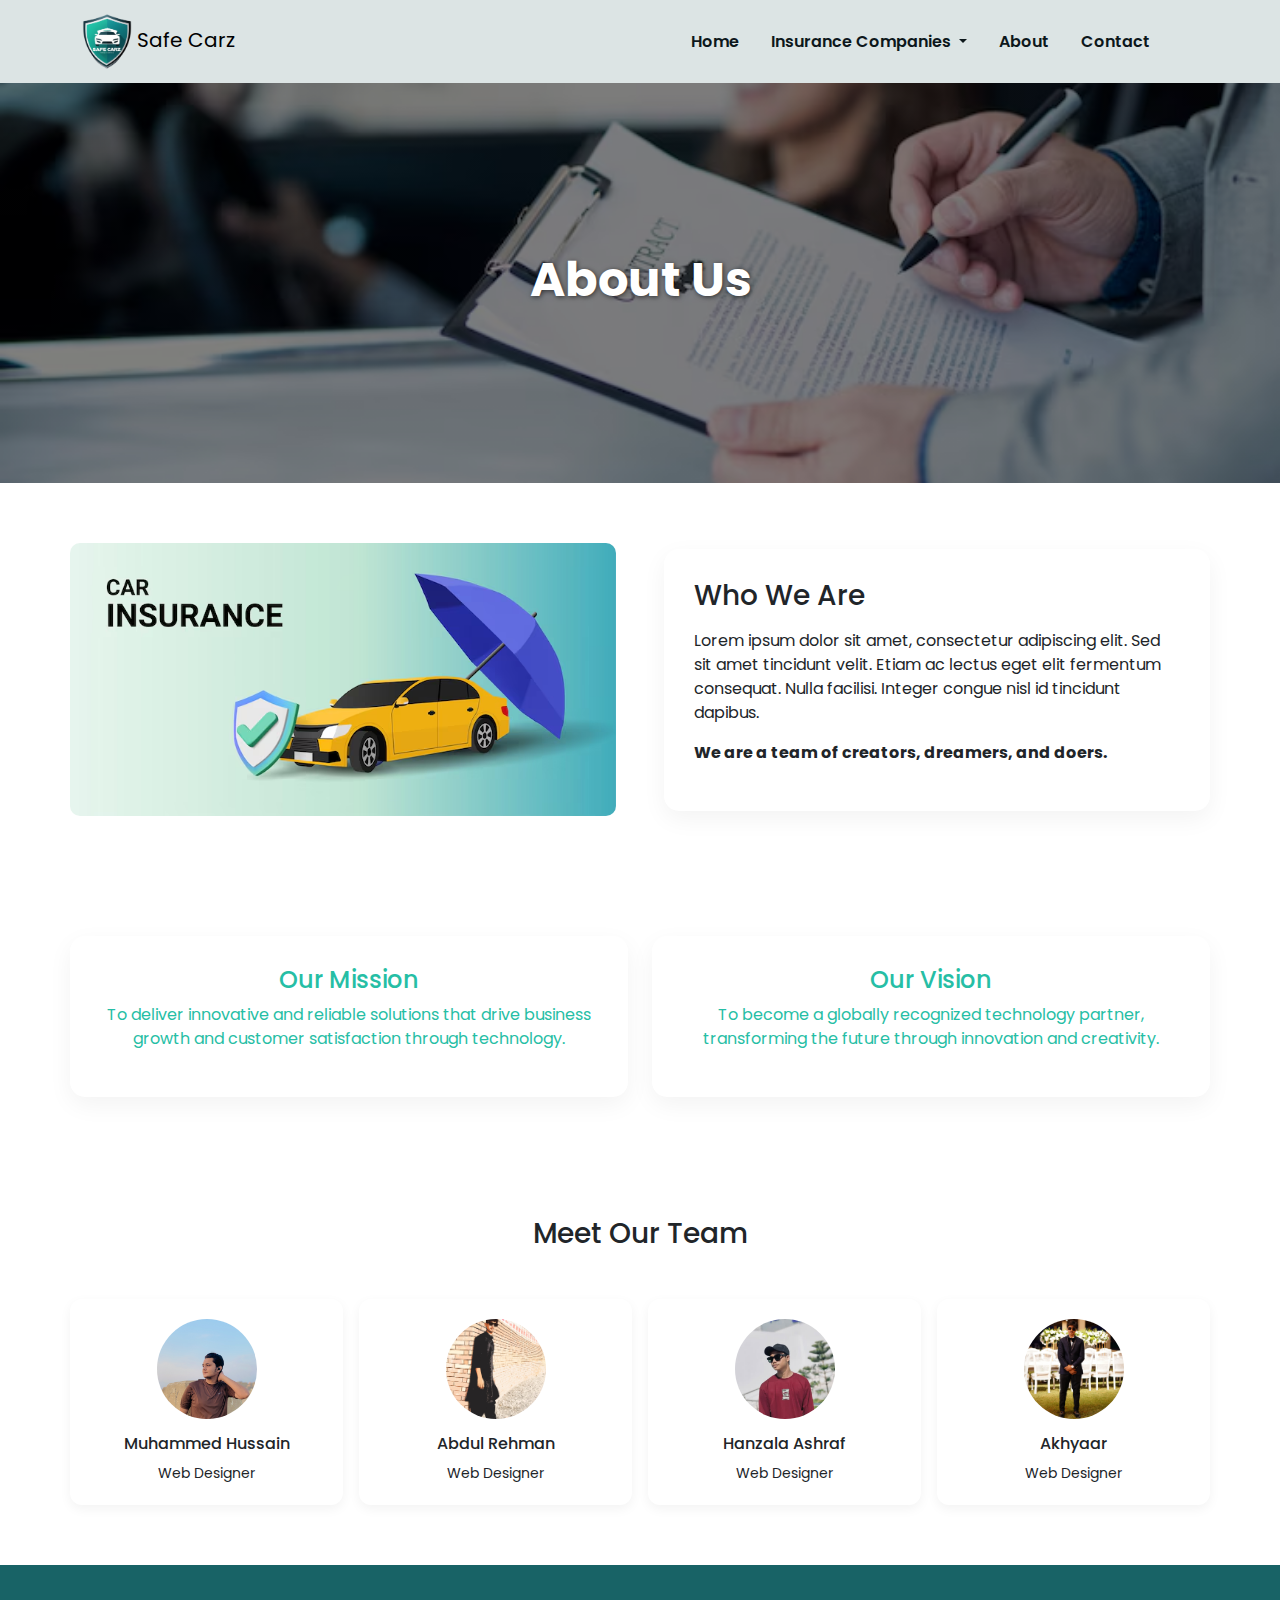
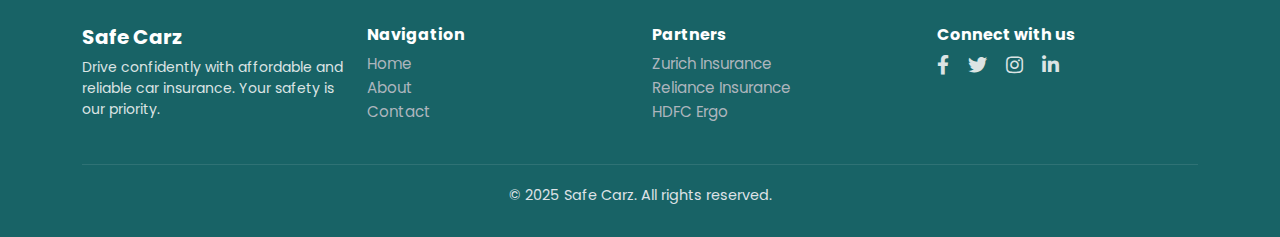
<file: about-us.html>
<!DOCTYPE html>
<html lang="en">

<head>
  <meta charset="UTF-8" />
  <meta name="viewport" content="width=device-width, initial-scale=1.0" />
  <link rel="stylesheet" href="assets/bootstrap/css/bootstrap.min.css">
  <link rel="stylesheet" href="assets/css/styles.css">
  <link rel="stylesheet" href="https://cdnjs.cloudflare.com/ajax/libs/font-awesome/5.15.4/css/all.min.css">
  <link href="https://cdn.jsdelivr.net/npm/bootstrap-icons@1.10.5/font/bootstrap-icons.css" rel="stylesheet">
  <title>About Us</title>
  <style> 
    .hero-section {
      background: linear-gradient(rgba(0, 0, 0, 0.5)), url('assets/img/insurance.avif') no-repeat center center/cover;
      height: 400px;
      display: flex;
      align-items: center;
      justify-content: center;
      color: white;
      text-shadow: 1px 1px 5px rgba(0, 0, 0, 0.6);
    }

    .section {
      padding: 60px 0;
    }

    .card-style {
      background: #fff;
      padding: 30px;
      border-radius: 15px;
      box-shadow: 0 8px 25px rgba(0, 0, 0, 0.05);
    }

    .about-img {
      max-width: 100%;
      border-radius: 10px;
    }



    .timeline {
      border-left: 3px solid #007bff;
      padding-left: 25px;
    }

    .timeline .event {
      margin-bottom: 30px;
    }

    .team-card img {
      border-radius: 50%;
      width: 100px;
      height: 100px;
      object-fit: cover;
      margin-bottom: 15px;
    }

    .team-card {
      text-align: center;
      padding: 20px;
      background: white;
      border-radius: 12px;
      box-shadow: 0 4px 12px rgba(0, 0, 0, 0.05);
    }

    @media (max-width: 767px) {
      .hero-section h1 {
        font-size: 2.5rem;
      }
    }
  </style>
</head>

<body>

  <div id="navbar"></div>

  <!-- Hero Section -->
  <div class="hero-section text-center">
    <h1 class="text-white display-5 fw-bold">About Us</h1>
  </div>

  <!-- Intro Section -->
  <div class="container section">
    <div class="row g-5 align-items-center">
      <div class="col-md-6">
        <img src="assets/img/car insrance.avif" alt="Team" class="about-img" />
      </div>
      <div class="col-md-6">
        <div class="card-style">
          <h3 class="mb-3">Who We Are</h3>
          <p>Lorem ipsum dolor sit amet, consectetur adipiscing elit. Sed sit amet tincidunt velit. Etiam ac lectus eget
            elit fermentum consequat. Nulla facilisi. Integer congue nisl id tincidunt dapibus.</p>
          <p class="fw-bold highlight">We are a team of creators, dreamers, and doers.</p>
        </div>
      </div>
    </div>
  </div>

  <!-- Mission & Vision -->
  <div class="container section" id="Mission">
    <div class="row text-center">
      <div class="col-md-6">
        <div class="card-style">
          <h4 class="highlight">Our Mission</h4>
          <p>To deliver innovative and reliable solutions that drive business growth and customer satisfaction through
            technology.</p>
        </div>
      </div>
      <div class="col-md-6">
        <div class="card-style">
          <h4 class="highlight">Our Vision</h4>
          <p>To become a globally recognized technology partner, transforming the future through innovation and
            creativity.</p>
        </div>
      </div>
    </div>
  </div>



  <!-- Our Team -->
  <div class="container section">
    <h3 class="text-center mb-5">Meet Our Team</h3>
    <div class="row g-3">
      <div class="col-sm-6 col-md-3">
        <div class="team-card">
          <img src="assets/img/hussain img.jpg" alt="Team Member">
          <h6>Muhammed Hussain</h6>
          <small>Web Designer</small>
        </div>
      </div>
      <div class="col-sm-6 col-md-3">
        <div class="team-card">
          <img src="assets/img/abdulrehman.jpg" alt="Team Member">
          <h6>Abdul Rehman</h6>
          <small>Web Designer</small>
        </div>
      </div>
      <div class="col-sm-6 col-md-3">
        <div class="team-card">
          <img src="assets/img/hanzala.jpg" alt="Team Member">
          <h6>Hanzala Ashraf</h6>
          <small>Web Designer</small>
        </div>
      </div>
      <div class="col-sm-6 col-md-3">
        <div class="team-card">
          <img src="assets/img/akhiyar.jpg" alt="Team Member">
          <h6>Akhyaar</h6>
          <small>Web Designer</small>
        </div>
      </div>
    </div>
  </div>
   <!-- Footer -->
   <div id="footer"></div>

  <script src="assets/js/main.js"></script>
  <script src="assets/bootstrap/js/bootstrap.bundle.js"></script>
</body>

</html>
</file>
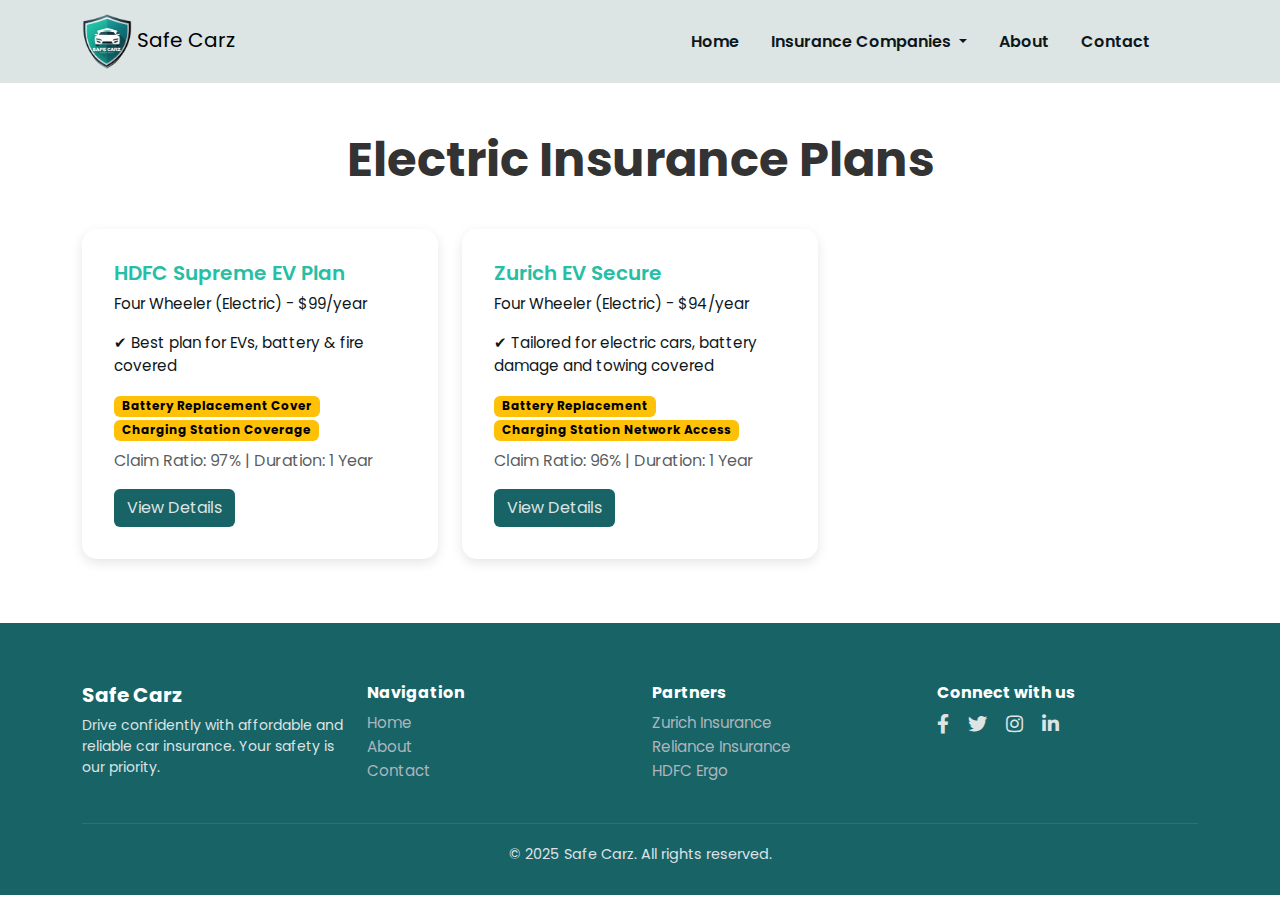
<file: electric.html>
<!DOCTYPE html>
<html lang="en">

<head>
    <meta charset="UTF-8" />
    <meta name="viewport" content="width=device-width, initial-scale=1.0" />
    <title>Electric Plans</title>
    <link rel="stylesheet" href="assets/bootstrap/css/bootstrap.min.css">
    <link rel="stylesheet" href="assets/css/styles.css">
    <link rel="stylesheet" href="https://cdnjs.cloudflare.com/ajax/libs/font-awesome/5.15.4/css/all.min.css">
    <link href="https://cdn.jsdelivr.net/npm/bootstrap-icons@1.10.5/font/bootstrap-icons.css" rel="stylesheet">
</head>

<body>

    <!-- Navbar -->
    <div id="navbar"></div>

    <div class="container my-5">
        <h2 class="text-center display-5 fw-bold mb-4">Electric Insurance Plans</h2>
        <div class="row" id="plansContainer"></div>
    </div>


    <!-- Modal -->
    <div class="modal fade" id="planModal" tabindex="-1" aria-labelledby="planModalLabel" aria-hidden="true">
        <div class="modal-dialog modal-lg modal-dialog-centered">
            <div class="modal-content">
                <div class="modal-header">
                    <h5 class="modal-title" id="planModalLabel">Plan Details</h5>
                    <button type="button" class="btn-close" data-bs-dismiss="modal" aria-label="Close"></button>
                </div>
                <div class="modal-body" id="modal-body-content">
                    <!-- Dynamic content goes here -->
                </div>
            </div>
        </div>
    </div>

    <!-- footer -->
    <div id="footer"></div>

    <script src="assets/js/main.js"></script>
    <script src="assets/bootstrap/js/bootstrap.bundle.js"></script>

    <script>
        // Combine all plans
        const allPlans = [...plansHdfc, ...plansReliance, ...plansZurich];

        // Filter for Two Wheeler
        const filteredPlans = allPlans.filter(plan =>
            plan.vehicleType.toLowerCase().includes("electric")
        );

        const container = document.getElementById("plansContainer");

        // Render cards
        filteredPlans.forEach(plan => {
            container.innerHTML += `
       <div class="col-md-4 my-3">
        <div class="card p-3 h-100">
          <div class="card-body">
            <h5 class="card-title">${plan.planName}</h5>
            <p class="card-text">${plan.vehicleType} - ${plan.basePrice}/year</p>
            <p class="card-text">
              ✔ ${plan.summary.split(".")[0]}<br>
            </p>
            <div class="mb-2">
              ${plan.addOnBenefits.map(badge => `<span class="badge badge-custom">${badge}</span>`).join(" ")}
            </div>
            <p class="text-muted">Claim Ratio: ${plan.claimSettlementRatio} | Duration: ${plan.coverageDuration}</p>
            <button class="btn custom-btn" onclick='showPlanDetails(${JSON.stringify(plan)})' data-bs-toggle="modal" data-bs-target="#planModal">View Details</button>
          </div>
        </div>
      </div>
      `;
        });

        function showPlanDetails(plan) {
            let modalContent = `
        <h4 class="fw-bold" style="color: var(--secondary);">${plan.planName}</h4>
        <p><b>Vehicle Type:</b> ${plan.vehicleType}</p>
        <p><b>Base Price:</b> ${plan.basePrice}/year</p>
        <p><b>Coverage Duration:</b> ${plan.coverageDuration}</p>
        <p><b>Claim Settlement Ratio:</b> ${plan.claimSettlementRatio}</p>
        <p><b>Customer Support:</b> ${plan.customerSupport}</p>
        <p><b>IDV Range:</b> ${plan.idvRange}</p>
        
        <p><b>Summary:</b> ${plan.summary}</p>
        <p><b>Exclusions:</b> <ul>${plan.exclusions.map(item => `<li>${item}</li>`).join("")}</ul></p>
        <p><b>Add-On Benefits:</b> <ul>${plan.addOnBenefits.map(item => `<li>${item}</li>`).join("")}</ul></p>
        <p><b>Renewal Benefits:</b> <ul>${plan.renewalBenefits.map(item => `<li>${item}</li>`).join("")}</ul></p>
    `;

            document.getElementById("modal-body-content").innerHTML = modalContent;
        }


    </script>
</body>

</html>
</file>
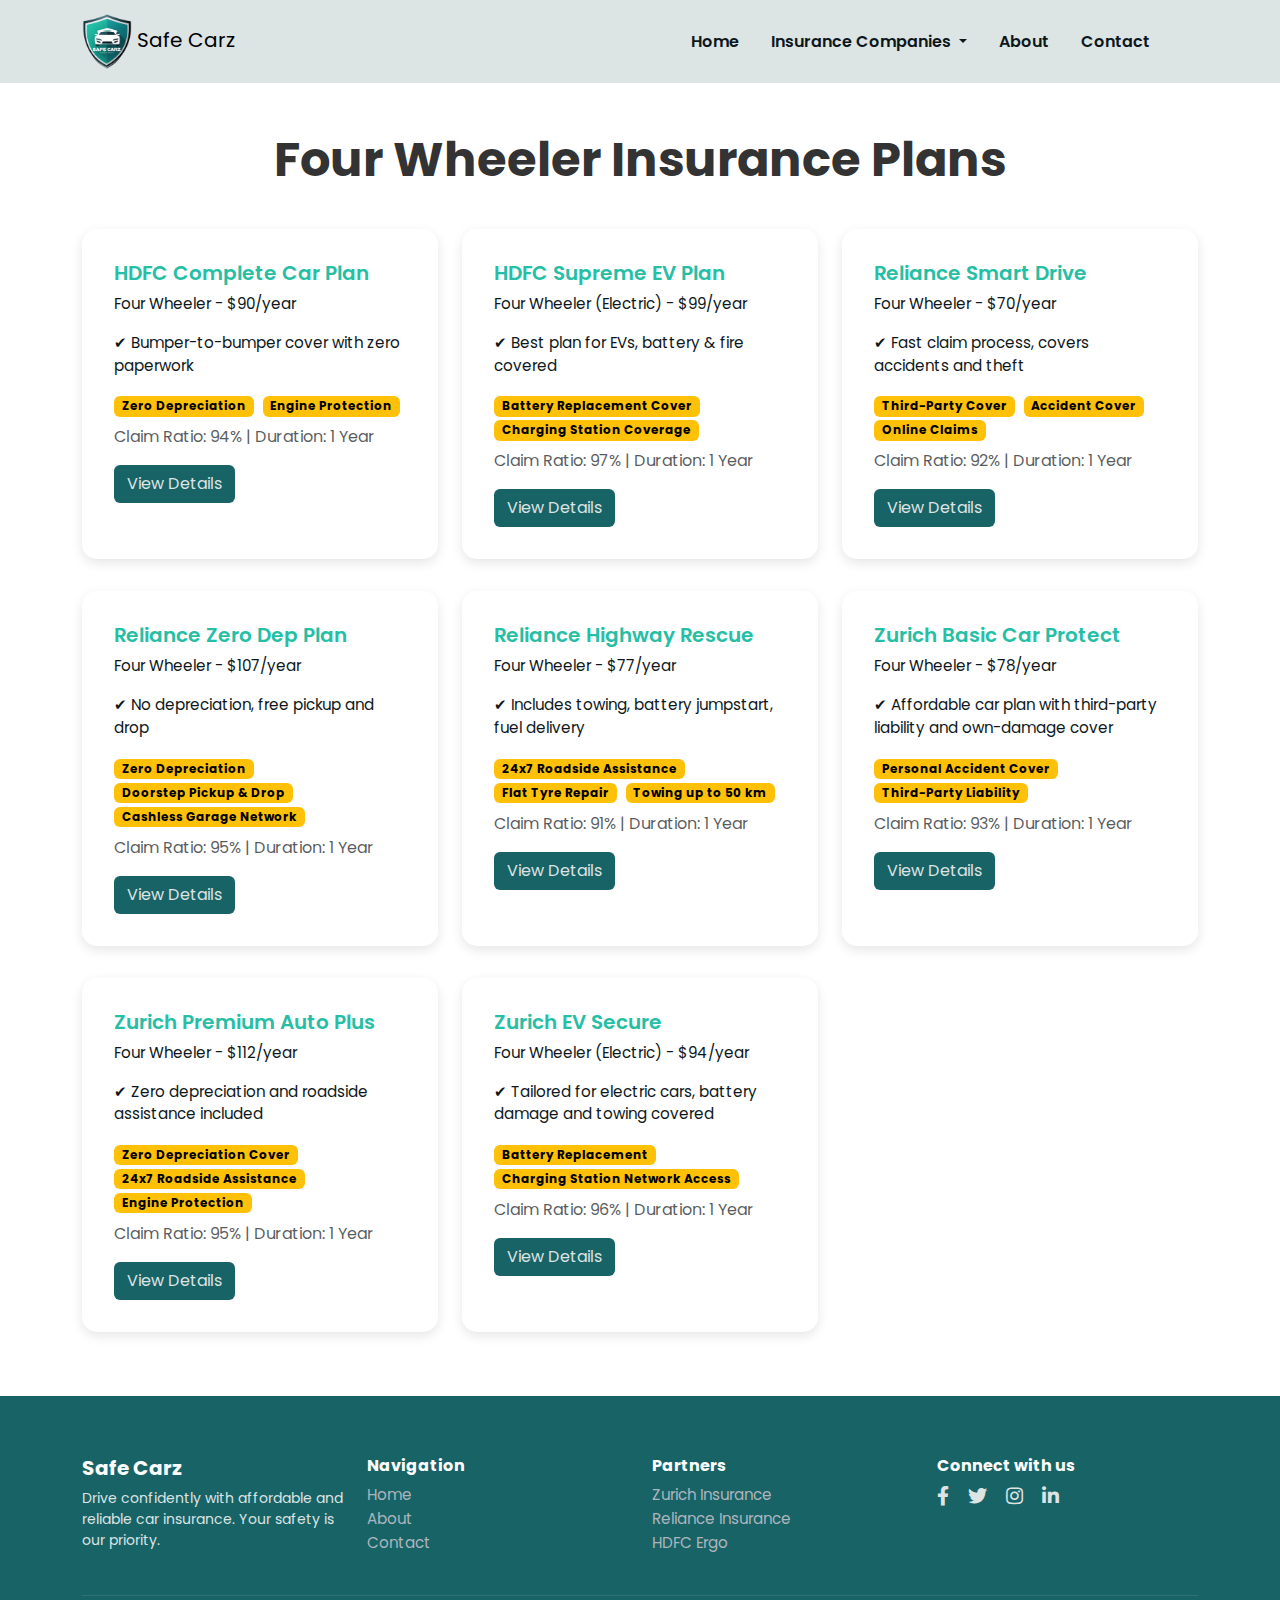
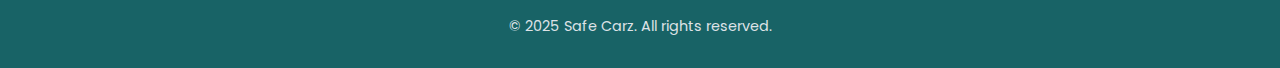
<file: four-wheel.html>
<!DOCTYPE html>
<html lang="en">

<head>
    <meta charset="UTF-8" />
    <meta name="viewport" content="width=device-width, initial-scale=1.0" />
    <title>Four Wheeler Plans</title>
    <link rel="stylesheet" href="assets/bootstrap/css/bootstrap.min.css">
    <link rel="stylesheet" href="assets/css/styles.css">
    <link rel="stylesheet" href="https://cdnjs.cloudflare.com/ajax/libs/font-awesome/5.15.4/css/all.min.css">
    <link href="https://cdn.jsdelivr.net/npm/bootstrap-icons@1.10.5/font/bootstrap-icons.css" rel="stylesheet">
    <link href="https://unpkg.com/aos@2.3.1/dist/aos.css" rel="stylesheet">
</head>

<body>

    <!-- Navbar -->
    <div id="navbar"></div>

    <div class="container my-5">
        <h2 class="text-center display-5 fw-bold mb-4">Four Wheeler Insurance Plans</h2>
        <div class="row" id="plansContainer"></div>
    </div>


    <!-- Modal -->
    <div class="modal fade" id="planModal" tabindex="-1" aria-labelledby="planModalLabel" aria-hidden="true">
        <div class="modal-dialog modal-lg modal-dialog-centered">
            <div class="modal-content">
                <div class="modal-header">
                    <h5 class="modal-title" id="planModalLabel">Plan Details</h5>
                    <button type="button" class="btn-close" data-bs-dismiss="modal" aria-label="Close"></button>
                </div>
                <div class="modal-body" id="modal-body-content">
                    <!-- Dynamic content goes here -->
                </div>
            </div>
        </div>
    </div>

    <!-- footer -->
    <div id="footer"></div>

    <script src="assets/js/main.js"></script>
    <script src="assets/bootstrap/js/bootstrap.bundle.js"></script>
    <script src="https://unpkg.com/aos@2.3.1/dist/aos.js"></script>

    <script>

        // Combine all plans
        const allPlans = [...plansHdfc, ...plansReliance, ...plansZurich];

        // Filter for Two Wheeler
        const filteredPlans = allPlans.filter(plan =>
            plan.vehicleType.toLowerCase().includes("four wheeler")
        );

        const container = document.getElementById("plansContainer");

        // Render cards
        filteredPlans.forEach(plan => {
            container.innerHTML += `
       <div class="col-md-4 my-3">
        <div class="card p-3 h-100">
          <div class="card-body">
            <h5 class="card-title">${plan.planName}</h5>
            <p class="card-text">${plan.vehicleType} - ${plan.basePrice}/year</p>
            <p class="card-text">
              ✔ ${plan.summary.split(".")[0]}<br>
            </p>
            <div class="mb-2">
              ${plan.addOnBenefits.map(badge => `<span class="badge badge-custom">${badge}</span>`).join(" ")}
            </div>
            <p class="text-muted">Claim Ratio: ${plan.claimSettlementRatio} | Duration: ${plan.coverageDuration}</p>
            <button class="btn custom-btn" onclick='showPlanDetails(${JSON.stringify(plan)})' data-bs-toggle="modal" data-bs-target="#planModal">View Details</button>
          </div>
        </div>
      </div>
      `;
        });

        function showPlanDetails(plan) {
            let modalContent = `
        <h4 class="fw-bold" style="color: var(--secondary);">${plan.planName}</h4>
        <p><b>Vehicle Type:</b> ${plan.vehicleType}</p>
        <p><b>Base Price:</b> ${plan.basePrice}/year</p>
        <p><b>Coverage Duration:</b> ${plan.coverageDuration}</p>
        <p><b>Claim Settlement Ratio:</b> ${plan.claimSettlementRatio}</p>
        <p><b>Customer Support:</b> ${plan.customerSupport}</p>
        <p><b>IDV Range:</b> ${plan.idvRange}</p>
        
        <p><b>Summary:</b> ${plan.summary}</p>
        <p><b>Exclusions:</b> <ul>${plan.exclusions.map(item => `<li>${item}</li>`).join("")}</ul></p>
        <p><b>Add-On Benefits:</b> <ul>${plan.addOnBenefits.map(item => `<li>${item}</li>`).join("")}</ul></p>
        <p><b>Renewal Benefits:</b> <ul>${plan.renewalBenefits.map(item => `<li>${item}</li>`).join("")}</ul></p>
    `;

            document.getElementById("modal-body-content").innerHTML = modalContent;
        }


        AOS.init();
    </script>
</body>

</html>
</file>
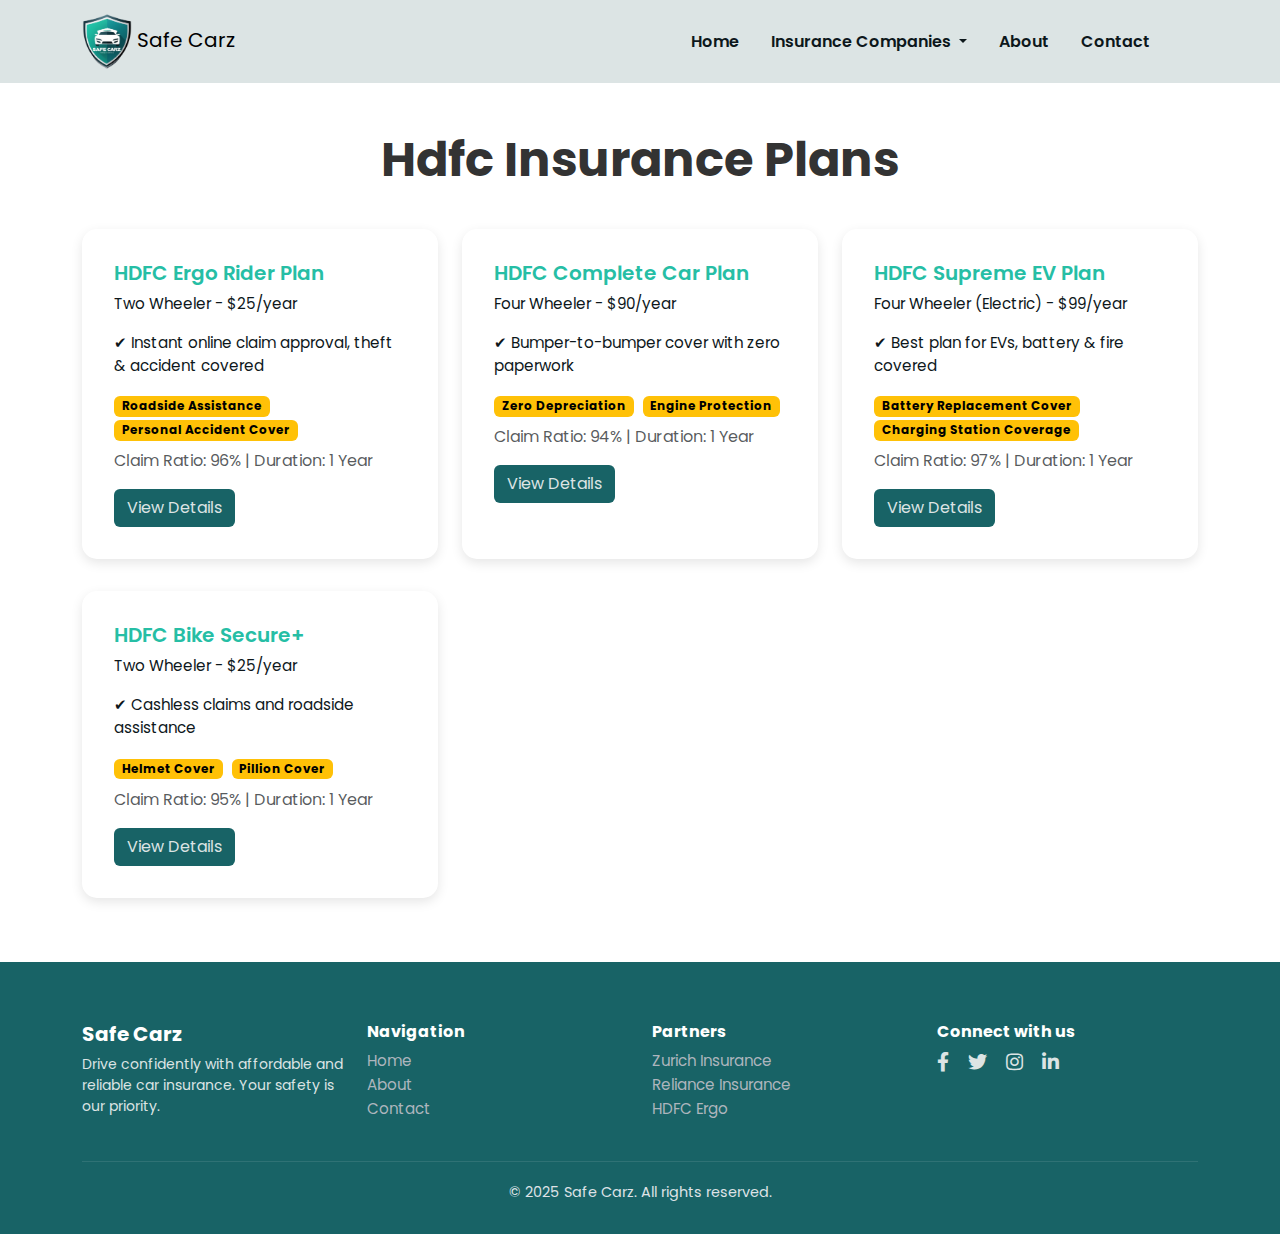
<file: plan-hdfc.html>
<!DOCTYPE html>
<html lang="en">

<head>
    <meta charset="UTF-8">
    <meta name="viewport" content="width=device-width, initial-scale=1.0">
    <link rel="stylesheet" href="assets/bootstrap/css/bootstrap.min.css">
    <link rel="stylesheet" href="assets/css/styles.css">
    <link rel="stylesheet" href="https://cdnjs.cloudflare.com/ajax/libs/font-awesome/5.15.4/css/all.min.css">
    <link href="https://cdn.jsdelivr.net/npm/bootstrap-icons@1.10.5/font/bootstrap-icons.css" rel="stylesheet">
    <title>HDFC Insurance</title>
</head>

<body>
    <!-- Navbar -->
    <div id="navbar"></div>

    <div class="container my-5">
        <h2 class="text-center display-5 fw-bold mb-4"> Hdfc Insurance Plans</h2>
        <div class="row" id="hdfccontainer">
        </div>
    </div>

    <!-- Modal -->
    <div class="modal fade" id="planModal" tabindex="-1" aria-labelledby="planModalLabel" aria-hidden="true">
        <div class="modal-dialog modal-lg modal-dialog-centered">
            <div class="modal-content">
                <div class="modal-header">
                    <h5 class="modal-title" id="planModalLabel">Plan Details</h5>
                    <button type="button" class="btn-close" data-bs-dismiss="modal" aria-label="Close"></button>
                </div>
                <div class="modal-body" id="modal-body-content">
                    <!-- Dynamic content goes here -->
                </div>
            </div>
        </div>
    </div>

    <!-- Footer -->
    <div id="footer"></div>

    <script src="assets/js/main.js"></script>
    <script src="assets/bootstrap/js/bootstrap.bundle.js"></script>

    <script>


        for (let i = 0; i < plansHdfc.length; i++) {
            const element = plansHdfc[i];
            console.log(element)

            let getHdfc = document.getElementById("hdfccontainer");
            getHdfc.innerHTML += ` <div class="col-md-4 my-3">
        <div class="card p-3 h-100">
          <div class="card-body">
            <h5 class="card-title">${element.planName}</h5>
            <p class="card-text">${element.vehicleType} - ${element.basePrice}/year</p>
            <p class="card-text">
              ✔ ${element.summary.split(".")[0]}<br>
            </p>
            <div class="mb-2">
              ${element.addOnBenefits.map(badge => `<span class="badge badge-custom">${badge}</span>`).join(" ")}
            </div>
            <p class="text-muted">Claim Ratio: ${element.claimSettlementRatio} | Duration: ${element.coverageDuration}</p>
            <button class="btn custom-btn" onclick='showPlanDetails(${JSON.stringify(element)})' data-bs-toggle="modal" data-bs-target="#planModal">View Details</button>
          </div>
        </div>
      </div>
    `;
        }

        function showPlanDetails(plan) {
            let modalContent = `
        <h4 class="fw-bold" style="color: var(--secondary);">${plan.planName}</h4>
        <p><b>Vehicle Type:</b> ${plan.vehicleType}</p>
        <p><b>Base Price:</b> ${plan.basePrice}/year</p>
        <p><b>Coverage Duration:</b> ${plan.coverageDuration}</p>
        <p><b>Claim Settlement Ratio:</b> ${plan.claimSettlementRatio}</p>
        <p><b>Customer Support:</b> ${plan.customerSupport}</p>
        <p><b>IDV Range:</b> ${plan.idvRange}</p>
        
        <p><b>Summary:</b> ${plan.summary}</p>
        <p><b>Exclusions:</b> <ul>${plan.exclusions.map(item => `<li>${item}</li>`).join("")}</ul></p>
        <p><b>Add-On Benefits:</b> <ul>${plan.addOnBenefits.map(item => `<li>${item}</li>`).join("")}</ul></p>
        <p><b>Renewal Benefits:</b> <ul>${plan.renewalBenefits.map(item => `<li>${item}</li>`).join("")}</ul></p>
    `;

            document.getElementById("modal-body-content").innerHTML = modalContent;
        }
    </script>
</body>

</html>
</file>
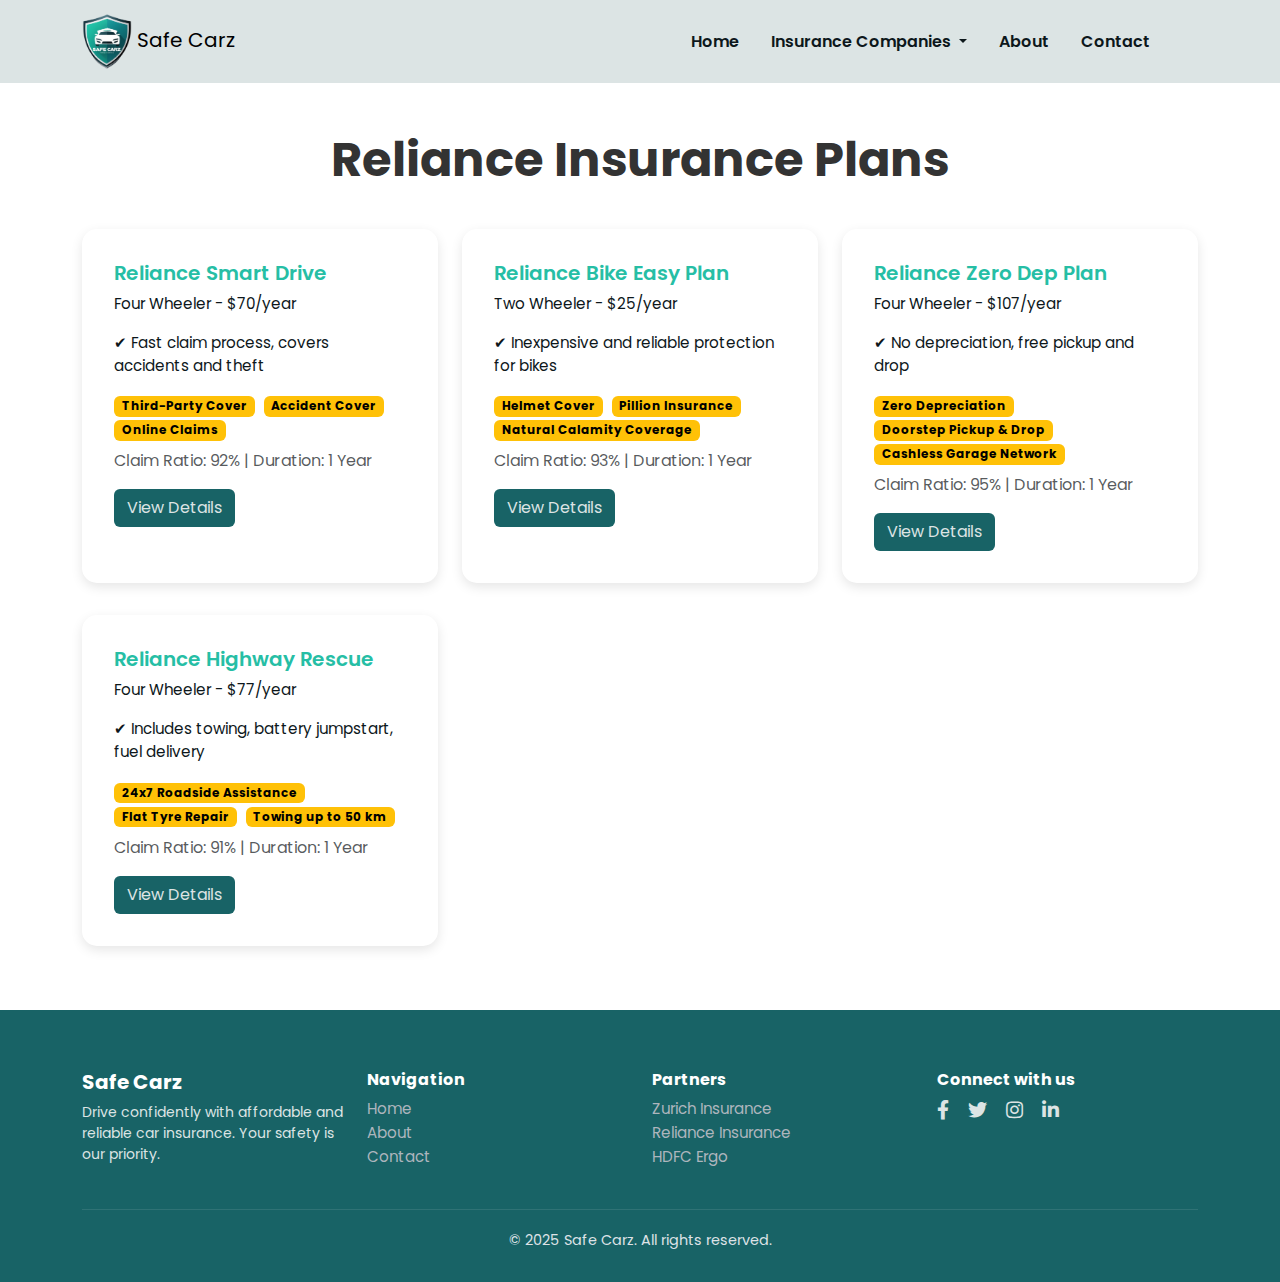
<file: plan-reliance.html>
<!DOCTYPE html>
<html lang="en">

<head>
    <meta charset="UTF-8">
    <meta name="viewport" content="width=device-width, initial-scale=1.0">
    <link rel="stylesheet" href="assets/bootstrap/css/bootstrap.min.css">
    <link rel="stylesheet" href="assets/css/styles.css">
    <link rel="stylesheet" href="https://cdnjs.cloudflare.com/ajax/libs/font-awesome/5.15.4/css/all.min.css">
    <link href="https://cdn.jsdelivr.net/npm/bootstrap-icons@1.10.5/font/bootstrap-icons.css" rel="stylesheet">
    <title>Reliance Insurance</title>
</head>

<body>
    <!-- Navbar -->
    <div id="navbar"></div>

    <div class="container my-5">
        <h2 class="text-center display-5 fw-bold mb-4"> Reliance Insurance Plans</h2>
        <div class="row" id="Reliancecontainer">

        </div>
    </div>

    <!-- Modal -->
    <div class="modal fade" id="planModal" tabindex="-1" aria-labelledby="planModalLabel" aria-hidden="true">
        <div class="modal-dialog modal-lg modal-dialog-centered">
            <div class="modal-content">
                <div class="modal-header">
                    <h5 class="modal-title" id="planModalLabel">Plan Details</h5>
                    <button type="button" class="btn-close" data-bs-dismiss="modal" aria-label="Close"></button>
                </div>
                <div class="modal-body" id="modal-body-content">
                    <!-- Dynamic content goes here -->
                </div>
            </div>
        </div>
    </div>


    <!-- Footer -->
    <div id="footer"></div>


    <script src="assets/js/main.js"></script>
    <script src="assets/bootstrap/js/bootstrap.bundle.js"></script>

    <script>
        for (let i = 0; i < plansReliance.length; i++) {
            const element = plansReliance[i];
            console.log(element)

            let Reliancecontainer = document.getElementById("Reliancecontainer");
            Reliancecontainer.innerHTML += `  <div class="col-md-4 my-3">
        <div class="card p-3 h-100">
          <div class="card-body">
            <h5 class="card-title">${element.planName}</h5>
            <p class="card-text">${element.vehicleType} - ${element.basePrice}/year</p>
            <p class="card-text">
              ✔ ${element.summary.split(".")[0]}<br>
            </p>
            <div class="mb-2">
              ${element.addOnBenefits.map(badge => `<span class="badge badge-custom">${badge}</span>`).join(" ")}
            </div>
            <p class="text-muted">Claim Ratio: ${element.claimSettlementRatio} | Duration: ${element.coverageDuration}</p>
            <button class="btn custom-btn" onclick='showPlanDetails(${JSON.stringify(element)})' data-bs-toggle="modal" data-bs-target="#planModal">View Details</button>
          </div>
        </div>
      </div>
            `;
        }

        function showPlanDetails(plan) {
            let modalContent = `
            <h4 class="fw-bold" style="color: var(--secondary);">${plan.planName}</h4>
            <p><b>Vehicle Type:</b> ${plan.vehicleType}</p>
            <p><b>Base Price:</b> ${plan.basePrice}/year</p>
            <p><b>Coverage Duration:</b> ${plan.coverageDuration}</p>
            <p><b>Claim Settlement Ratio:</b> ${plan.claimSettlementRatio}</p>
            <p><b>Customer Support:</b> ${plan.customerSupport}</p>
            <p><b>IDV Range:</b> ${plan.idvRange}</p>
            
            <p><b>Summary:</b> ${plan.summary}</p>
            <p><b>Exclusions:</b> <ul>${plan.exclusions.map(item => `<li>${item}</li>`).join("")}</ul></p>
            <p><b>Add-On Benefits:</b> <ul>${plan.addOnBenefits.map(item => `<li>${item}</li>`).join("")}</ul></p>
            <p><b>Renewal Benefits:</b> <ul>${plan.renewalBenefits.map(item => `<li>${item}</li>`).join("")}</ul></p>
        `;

            document.getElementById("modal-body-content").innerHTML = modalContent;
        }

    </script>
</body>

</html>
</file>
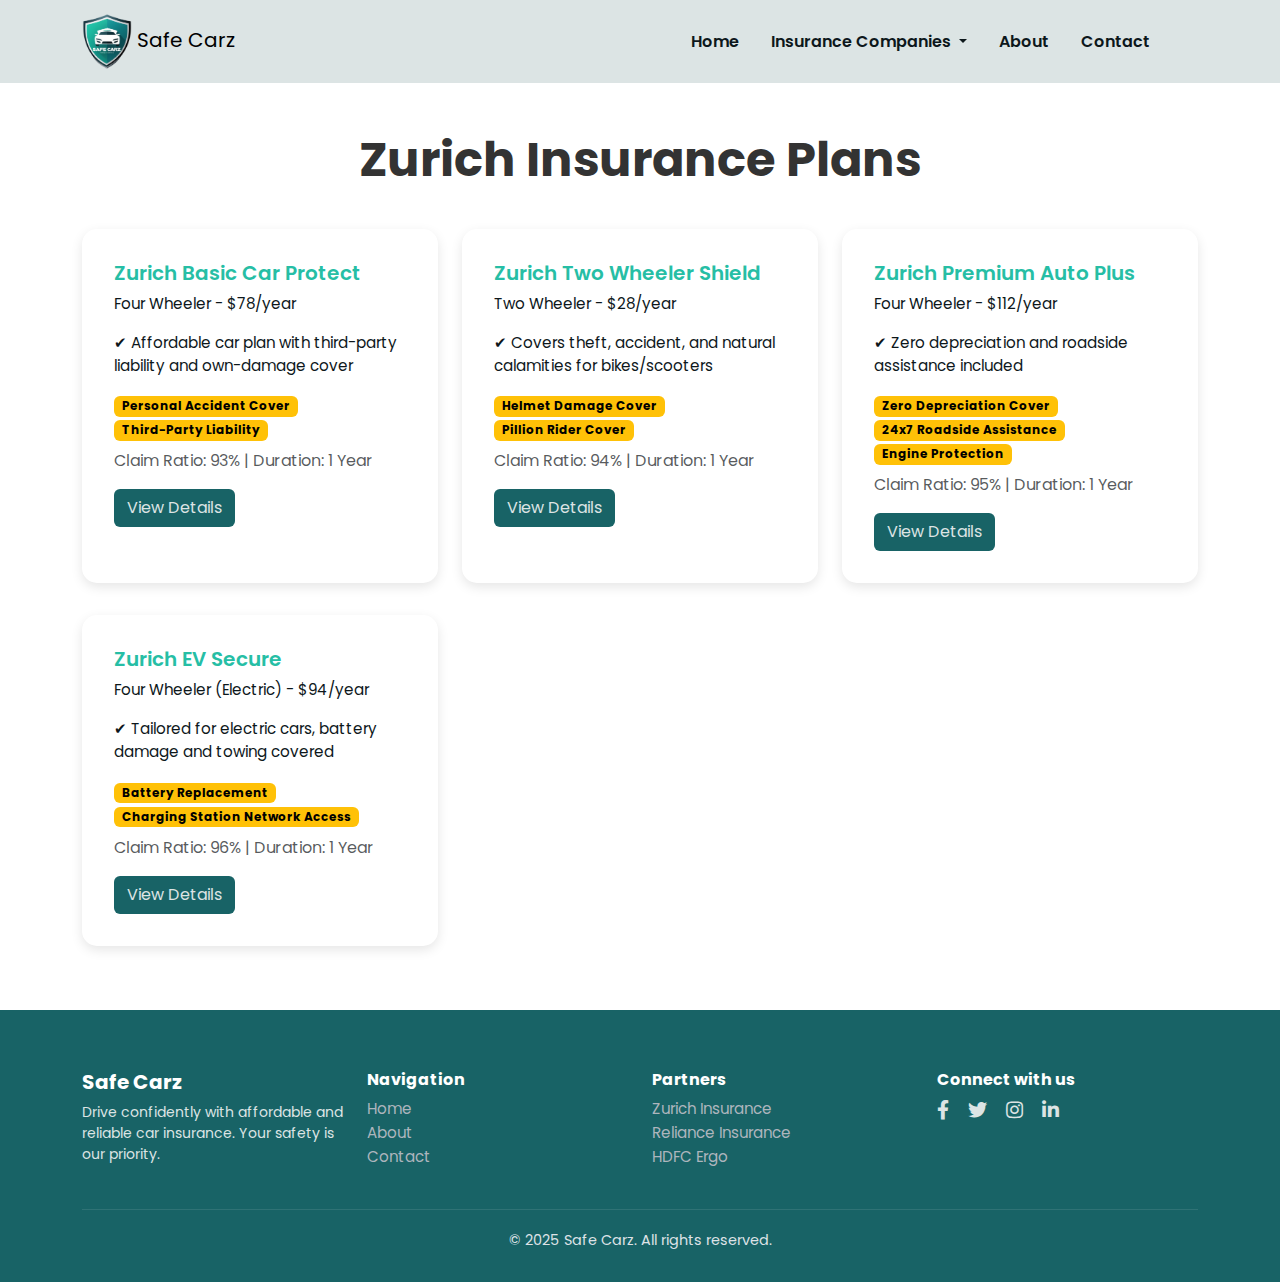
<file: plan-zurich.html>
<!DOCTYPE html>
<html lang="en">

<head>
    <meta charset="UTF-8">
    <meta name="viewport" content="width=device-width, initial-scale=1.0">
    <link rel="stylesheet" href="assets/bootstrap/css/bootstrap.min.css">
    <link rel="stylesheet" href="assets/css/styles.css">
    <link rel="stylesheet" href="https://cdnjs.cloudflare.com/ajax/libs/font-awesome/5.15.4/css/all.min.css">
    <link href="https://cdn.jsdelivr.net/npm/bootstrap-icons@1.10.5/font/bootstrap-icons.css" rel="stylesheet">
    <title>Zurich Insurance</title>
</head>

<body>
    <!-- Navbar -->
    <div id="navbar"></div>

    <div class="container my-5">
        <h2 class="text-center display-5 fw-bold mb-4">Zurich Insurance Plans</h2>
        <div class="row" id="zurich-container">

        </div>
    </div>

    <!-- Modal -->
    <div class="modal fade" id="planModal" tabindex="-1" aria-labelledby="planModalLabel" aria-hidden="true">
        <div class="modal-dialog modal-lg modal-dialog-centered">
            <div class="modal-content">
                <div class="modal-header">
                    <h5 class="modal-title" id="planModalLabel">Plan Details</h5>
                    <button type="button" class="btn-close" data-bs-dismiss="modal" aria-label="Close"></button>
                </div>
                <div class="modal-body" id="modal-body-content">
                    <!-- Dynamic content goes here -->
                </div>
            </div>
        </div>
    </div>

    <!-- Footer -->
    <div id="footer"></div>

    <script src="assets/js/main.js"></script>
    <script src="assets/bootstrap/js/bootstrap.bundle.js"></script>

    <script>
        for (let i = 0; i < plansZurich.length; i++) {
            const element = plansZurich[i];

            let zurichContainer = document.getElementById("zurich-container");
            zurichContainer.innerHTML += `
        <div class="col-md-4 my-3">
        <div class="card p-3 h-100">
          <div class="card-body">
            <h5 class="card-title">${element.planName}</h5>
            <p class="card-text">${element.vehicleType} - ${element.basePrice}/year</p>
            <p class="card-text">
              ✔ ${element.summary.split(".")[0]}<br>
            </p>
            <div class="mb-2">
              ${element.addOnBenefits.map(badge => `<span class="badge badge-custom">${badge}</span>`).join(" ")}
            </div>
            <p class="text-muted">Claim Ratio: ${element.claimSettlementRatio} | Duration: ${element.coverageDuration}</p>
            <button class="btn custom-btn" onclick='showPlanDetails(${JSON.stringify(element)})' data-bs-toggle="modal" data-bs-target="#planModal">View Details</button>
          </div>
        </div>
      </div>
    `;
        }

        function showPlanDetails(plan) {
            let modalContent = `
        <h4 class="fw-bold" style="color: var(--secondary);">${plan.planName}</h4>
        <p><b>Vehicle Type:</b> ${plan.vehicleType}</p>
        <p><b>Base Price:</b> ${plan.basePrice}/year</p>
        <p><b>Coverage Duration:</b> ${plan.coverageDuration}</p>
        <p><b>Claim Settlement Ratio:</b> ${plan.claimSettlementRatio}</p>
        <p><b>Customer Support:</b> ${plan.customerSupport}</p>
        <p><b>IDV Range:</b> ${plan.idvRange}</p>
        
        <p><b>Summary:</b> ${plan.summary}</p>
        <p><b>Exclusions:</b> <ul>${plan.exclusions.map(item => `<li>${item}</li>`).join("")}</ul></p>
        <p><b>Add-On Benefits:</b> <ul>${plan.addOnBenefits.map(item => `<li>${item}</li>`).join("")}</ul></p>
        <p><b>Renewal Benefits:</b> <ul>${plan.renewalBenefits.map(item => `<li>${item}</li>`).join("")}</ul></p>
    `;

            document.getElementById("modal-body-content").innerHTML = modalContent;
        }


    </script>
</body>

</html>
</file>
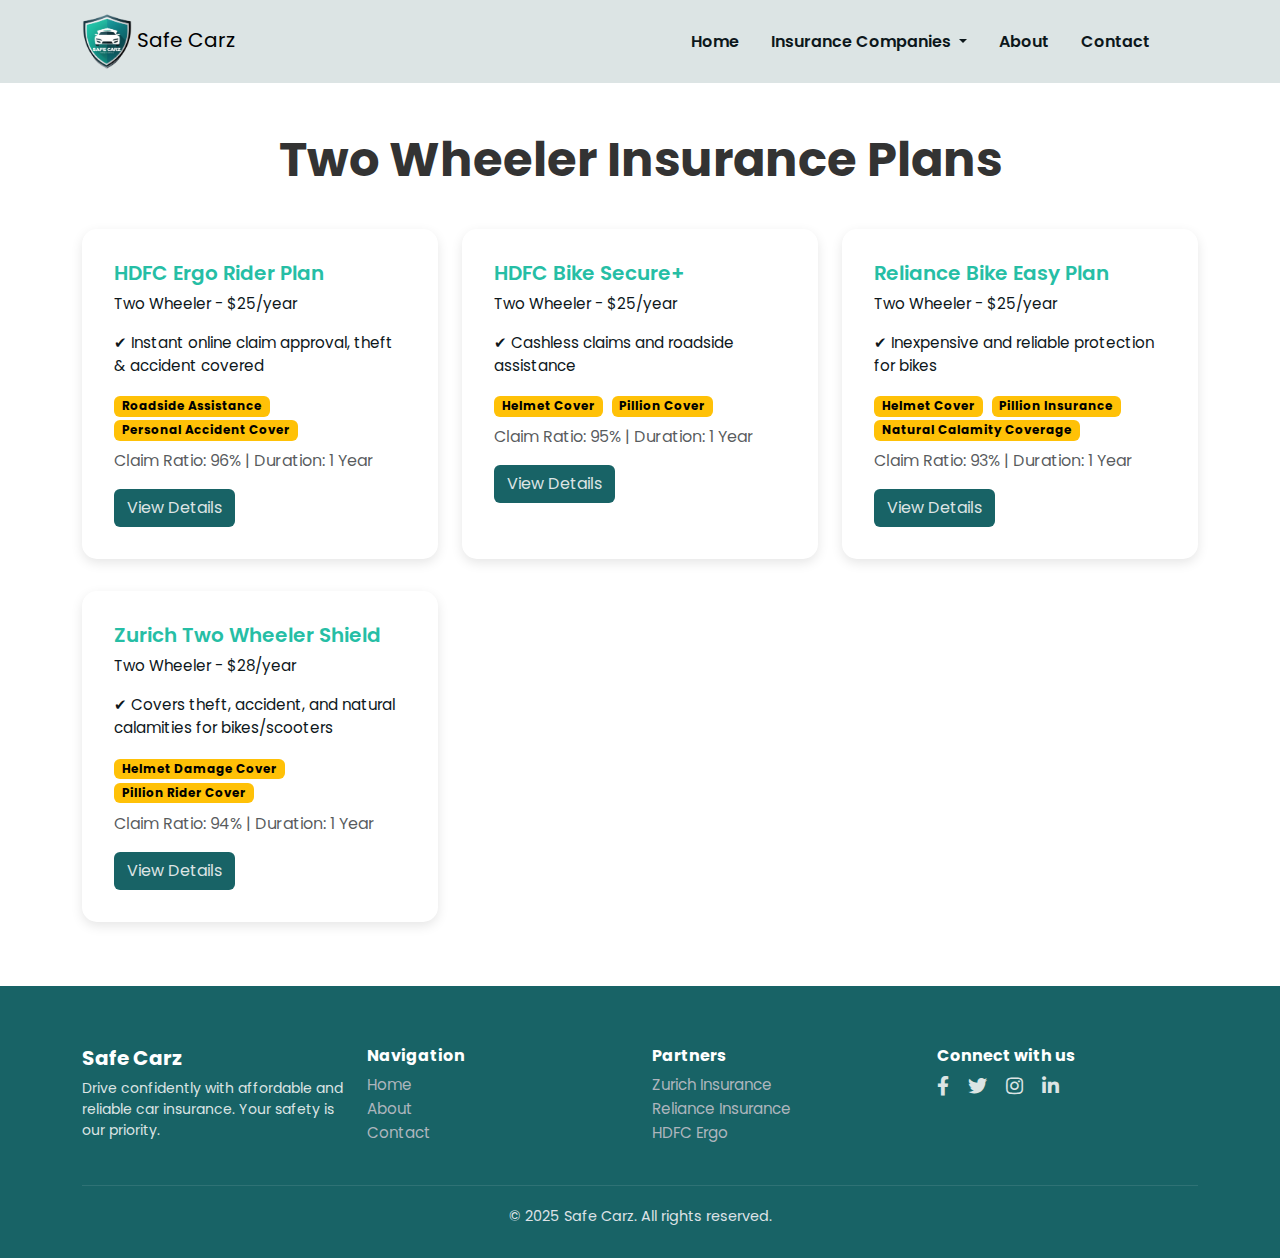
<file: two-wheel.html>
<!DOCTYPE html>
<html lang="en">

<head>
    <meta charset="UTF-8" />
    <meta name="viewport" content="width=device-width, initial-scale=1.0" />
    <title>Two Wheeler Plans</title>
    <link rel="stylesheet" href="assets/bootstrap/css/bootstrap.min.css">
    <link rel="stylesheet" href="assets/css/styles.css">
    <link rel="stylesheet" href="https://cdnjs.cloudflare.com/ajax/libs/font-awesome/5.15.4/css/all.min.css">
    <link href="https://cdn.jsdelivr.net/npm/bootstrap-icons@1.10.5/font/bootstrap-icons.css" rel="stylesheet">
</head>

<body>

    <!-- Navbar -->
    <div id="navbar"></div>

    <div class="container my-5">
        <h2 class="text-center display-5 fw-bold mb-4">Two Wheeler Insurance Plans</h2>
        <div class="row" id="plansContainer"></div>
    </div>

    <!-- Modal -->
    <div class="modal fade" id="planModal" tabindex="-1" aria-labelledby="planModalLabel" aria-hidden="true">
        <div class="modal-dialog modal-lg modal-dialog-centered">
            <div class="modal-content">
                <div class="modal-header">
                    <h5 class="modal-title" id="planModalLabel">Plan Details</h5>
                    <button type="button" class="btn-close" data-bs-dismiss="modal" aria-label="Close"></button>
                </div>
                <div class="modal-body" id="modal-body-content">
                    <!-- Dynamic content goes here -->
                </div>
            </div>
        </div>
    </div>


    <!-- footer -->
    <div id="footer"></div>

    <script src="assets/js/main.js"></script>
    <script src="assets/bootstrap/js/bootstrap.bundle.js"></script>

    <script>
        // Combine all plans
        const allPlans = [...plansHdfc, ...plansReliance, ...plansZurich];

        // Filter for Two Wheeler
        const filteredPlans = allPlans.filter(plan =>
            plan.vehicleType.toLowerCase().includes("two wheeler")
        );

        const container = document.getElementById("plansContainer");

        // Render cards
        filteredPlans.forEach(plan => {
            container.innerHTML += `
        <div class="col-md-4 my-3">
        <div class="card p-3 h-100">
          <div class="card-body">
            <h5 class="card-title">${plan.planName}</h5>
            <p class="card-text">${plan.vehicleType} - ${plan.basePrice}/year</p>
            <p class="card-text">
              ✔ ${plan.summary.split(".")[0]}<br>
            </p>
            <div class="mb-2">
              ${plan.addOnBenefits.map(badge => `<span class="badge badge-custom">${badge}</span>`).join(" ")}
            </div>
            <p class="text-muted">Claim Ratio: ${plan.claimSettlementRatio} | Duration: ${plan.coverageDuration}</p>
            <button class="btn custom-btn" onclick='showPlanDetails(${JSON.stringify(plan)})' data-bs-toggle="modal" data-bs-target="#planModal">View Details</button>
          </div>
        </div>
      </div>
      `;
        });

        function showPlanDetails(plan) {
            let modalContent = `
        <h4 class="fw-bold" style="color: var(--secondary);">${plan.planName}</h4>
        <p><b>Vehicle Type:</b> ${plan.vehicleType}</p>
        <p><b>Base Price:</b> ${plan.basePrice}/year</p>
        <p><b>Coverage Duration:</b> ${plan.coverageDuration}</p>
        <p><b>Claim Settlement Ratio:</b> ${plan.claimSettlementRatio}</p>
        <p><b>Customer Support:</b> ${plan.customerSupport}</p>
        <p><b>IDV Range:</b> ${plan.idvRange}</p>
        
        <p><b>Summary:</b> ${plan.summary}</p>
        <p><b>Exclusions:</b> <ul>${plan.exclusions.map(item => `<li>${item}</li>`).join("")}</ul></p>
        <p><b>Add-On Benefits:</b> <ul>${plan.addOnBenefits.map(item => `<li>${item}</li>`).join("")}</ul></p>
        <p><b>Renewal Benefits:</b> <ul>${plan.renewalBenefits.map(item => `<li>${item}</li>`).join("")}</ul></p>
    `;

            document.getElementById("modal-body-content").innerHTML = modalContent;
        }


    </script>
</body>

</html>
</file>
<file: assets/css/styles.css>
@import url('https://fonts.googleapis.com/css2?family=Poppins:ital,wght@0,100;0,200;0,300;0,400;0,500;0,600;0,700;0,800;0,900;1,100;1,200;1,300;1,400;1,500;1,600;1,700;1,800;1,900&display=swap');

:root {
    --primary: #186366;
    --secondary: #26bea5;
    --light: #dce4e4;
    --dark: #0d171b;
    --shadow: rgba(0, 0, 0, 0.1) 0px 4px 12px;
}

body {
    font-family: "Poppins", sans-serif;
    margin: 0;
    padding: 0;
}

/* Card */
.card {
    border: none;
    border-radius: 15px;
    transition: transform 0.3s ease;
    box-shadow: 0 4px 12px rgba(0, 0, 0, 0.1);
}

.card:hover {
    transform: scale(1.02);
}

.card-title {
    color: var(--secondary);
    font-weight: 600;
}

.card-text {
    font-size: 0.95rem;
    color: var(--dark);
}

.badge-custom {
    background-color: #ffc107;
    color: #000;
    margin-right: 5px;
}


.custom-btn {
    background-color: var(--primary);
    color: var(--light);
}

.custom-btn:hover {
    background-color: var(--secondary);
    color: var(--light);
}



.card h4 {
    color: var(--primary);
}

h1,
h2 {
    color: #333;
}

/* Navbar */
nav {
    background-color: var(--light);
}

nav ul li a {
    color: var(--dark) !important;
    font-weight: 600 !important;
    text-transform: capitalize;
    padding: 0 16px !important;
}

@media (max-width: 768px) {
    nav ul li a {
        padding: 12px 16px !important;
    }
}

.dropend .dropdown-toggle {
    color: var(--primary) !important;
    margin-left: 1em;
    padding: 10px 8px !important;
}

.dropdown-item:hover {
    background-color: var(--secondary);
    color: #fff;
}

.dropdown .dropdown-menu {
    display: none;
}

.dropdown:hover>.dropdown-menu,
.dropend:hover>.dropdown-menu {
    display: block;
    margin-top: 0.125em;
    margin-left: 0.125em;
}

@media screen and (min-width: 769px) {
    .dropend:hover>.dropdown-menu {
        position: absolute;
        top: 0;
        left: 100%;
    }

    .dropend .dropdown-toggle {
        margin-left: 0.5em;
    }
}

/* Hero */
.hero {
    background: linear-gradient(to right, #186366bb, rgba(0, 4, 40, 0.8)), url(../img/hero.jpeg);
    color: #fff;
    padding: 80px 20px;
    height: 80vh;
    text-align: center;
}

.hero h1 {
    font-size: 2.5rem;
    font-weight: 700;
}

.hero p {
    font-size: 1.25rem;
    margin-top: 20px;
}

.hero-logo {
    max-width: 150px;
    margin-bottom: 30px;
}

.hero .cta-button {
    background-color: var(--light);
    color: var(--primary);
}

.section {
    padding-top: 60px;
    padding-bottom: 60px;
}

.section {
    padding-top: 60px;
    padding-bottom: 60px;
}

/* Available Section */
.available-plans {
    padding: 40px 20px;
    background-color: #f9f9f9;
    text-align: center;
}

.available-plans h2 {
    font-size: 2rem;
    margin-bottom: 30px;
    color: #333;
}

.plans-grid {
    display: flex;
    flex-wrap: wrap;
    gap: 20px;
    justify-content: center;
}

.plan-card {
    background-color: #fff;
    border: 1px solid #ddd;
    padding: 20px;
    width: 300px;
    border: none;
    border-radius: 10px;
    text-align: left;
    box-shadow: 0 4px 12px rgba(0, 0, 0, 0.1);
    transition: transform 0.3s ease;
}

.plan-card:hover {
    transform: translateY(-5px);
}

.plan-card h3 {
    color: var(--secondary);
    font-size: 1.2rem;
    margin-bottom: 10px;
}


/* counter section */
.counter-section {
    background: #f9f9f9;
    padding: 60px 20px;
    text-align: center;
}

.counter-box {
    border-radius: 12px;
    padding: 30px 20px;
    box-shadow: 0 4px 12px rgba(0, 0, 0, 0.1);
    transition: transform 0.3s ease-in-out;
    background-color: white;
}

.counter-box:hover {
    transform: translateY(-5px);
}

.counter {
    font-size: 2.5rem;
    font-weight: 700;
    color: var(--primary);
}

.counter-label {
    font-size: 1.1rem;
    margin-top: 10px;
    color: #333;
}

/* vechile type */
.vehicle-section {
    padding: 60px 60px !important;
    background: linear-gradient(rgba(0, 0, 0, 0.3)), url(../img/vehicletype.jpeg);
    background-size: cover;
}

.vehicle-card {
    background-color: #fff;
    border-radius: 16px;
    padding: 30px 20px;
    box-shadow: 0 4px 15px rgba(0, 0, 0, 0.1);
    text-align: center;
    transition: transform 0.3s ease, box-shadow 0.3s ease;
    text-decoration: none;
    color: #000;
}

.vehicle-card:hover {
    transform: translateY(-5px);
    box-shadow: 0 6px 20px rgba(0, 0, 0, 0.15);
    text-decoration: none;
}

.vehicle-card i {
    font-size: 2.5rem;
    color: var(--primary);
    margin-bottom: 15px;
}

.vehicle-card h5 {
    font-weight: 600;
    font-size: 1.2rem;
}

/* how its work  */

.how-it-works {
    padding: 80px 20px;
}

.how-it-works h2 {
    font-weight: 700;
    margin-bottom: 50px;
    text-align: center;
    color: #003c58;
}

.step-box {
    background: #ffffff;
    border-radius: 16px;
    padding: 30px 20px;
    text-align: center;
    box-shadow: 0 6px 18px rgba(0, 0, 0, 0.05);
    transition: transform 0.3s ease;
}

.step-box:hover {
    transform: translateY(-5px);
}

.step-icon {
    font-size: 2.5rem;
    color: #0077b6;
    margin-bottom: 15px;
}

.step-title {
    font-size: 1.1rem;
    font-weight: 600;
    color: #333;
}

@media (max-width: 767px) {
    .step-icon {
        font-size: 2rem;
    }

    .step-title {
        font-size: 1rem;
    }
}

.testimonials-section {
    background: linear-gradient(135deg, rgba(0, 0, 0, 0.486)), url("https://img.freepik.com/free-photo/specialist-explaining-his-ideas_1098-3690.jpg?t=st=1744273158~exp=1744276758~hmac=eb9dd43752ab39aadfba20083ac5e762b3d703761687489bc3312a78b6c83cfc&w=996");
    background-size: cover;
    padding: 80px 20px;
}

.testimonial-card {
    background-color: #ffffff;
    border-radius: 20px;
    padding: 40px 30px;
    box-shadow: 0 8px 25px rgba(0, 0, 0, 0.08);
    text-align: center;
    position: relative;
    overflow: hidden;
}

.testimonial-card::before {
    content: "“";
    font-size: 5rem;
    color: var(--secondary);
    position: absolute;
    top: 20px;
    left: 30px;
    opacity: 0.2;
    font-family: Georgia, serif;
}

.testimonial-text {
    font-size: 1.2rem;
    font-weight: 500;
    color: #333;
    margin-bottom: 25px;
    line-height: 1.6;
}

.testimonial-author {
    font-weight: bold;
    color: var(--primary);
}

.carousel-indicators [data-bs-target] {
    background-color: var(--secondary);
    width: 12px;
    height: 12px;
    border-radius: 50%;
}

@media (max-width: 576px) {
    .testimonial-text {
        font-size: 1rem;
    }

    .testimonial-card {
        padding: 30px 20px;
    }

    .testimonial-card::before {
        font-size: 4rem;
        left: 20px;
    }
}

/* least ubdat  */
.news-section {
    background-color: #f9f9f9;
    padding: 80px 20px;
}

.news-section h2 {
    text-align: center;
    font-weight: 700;
    margin-bottom: 50px;
    color: #003c58;
}

.news-card {
    border: none;
    border-radius: 16px;
    overflow: hidden;
    transition: all 0.3s ease;
    box-shadow: 0 6px 16px rgba(0, 0, 0, 0.07);
}

.news-card:hover {
    transform: translateY(-5px);
    box-shadow: 0 10px 25px rgba(0, 0, 0, 0.12);
}

.news-card img {
    height: 180px;
    object-fit: cover;
}

.news-body {
    padding: 20px;
}

.news-title {
    font-size: 1.25rem;
    font-weight: 600;
    color: #002c47;
    margin-bottom: 10px;
}

.news-snippet {
    font-size: 0.95rem;
    color: #444;
    line-height: 1.6;
}

.read-more {
    color: var(--primary);
    font-weight: 500;
    font-size: 0.95rem;
    display: inline-block;
    margin-top: 10px;
}

@media (max-width: 576px) {
    .news-card img {
        height: 140px;
    }

    .news-title {
        font-size: 1.1rem;
    }
}

/* mission */

#Mission {
    color: var(--secondary);

}


/* footer */

.footer {
    background-color: var(--primary);
    color: var(--light);
    padding: 60px 20px 30px;
}

.footer a {
    color: #adb5bd;
    text-decoration: none;
    font-size: 0.95rem;
}

.footer a:hover {
    color: var(--light);
    text-decoration: underline;
}

.footer .social-icons a {
    font-size: 1.2rem;
    margin-right: 15px;
    color: var(--light);
    transition: 0.3s;
}

.footer .social-icons a:hover {
    color: var(--secondary);
}

.footer-bottom {
    border-top: 1px solid rgba(255, 255, 255, 0.1);
    margin-top: 40px;
    padding-top: 20px;
    font-size: 0.9rem;
    text-align: center;
    color: #dee2e6;
}

@media (max-width: 576px) {
    .footer .col-md-3 {
        margin-bottom: 20px;
    }

    .footer .footer-bottom {
        font-size: 0.85rem;
    }


}

#message {
    height: 100px;
}
</file>
